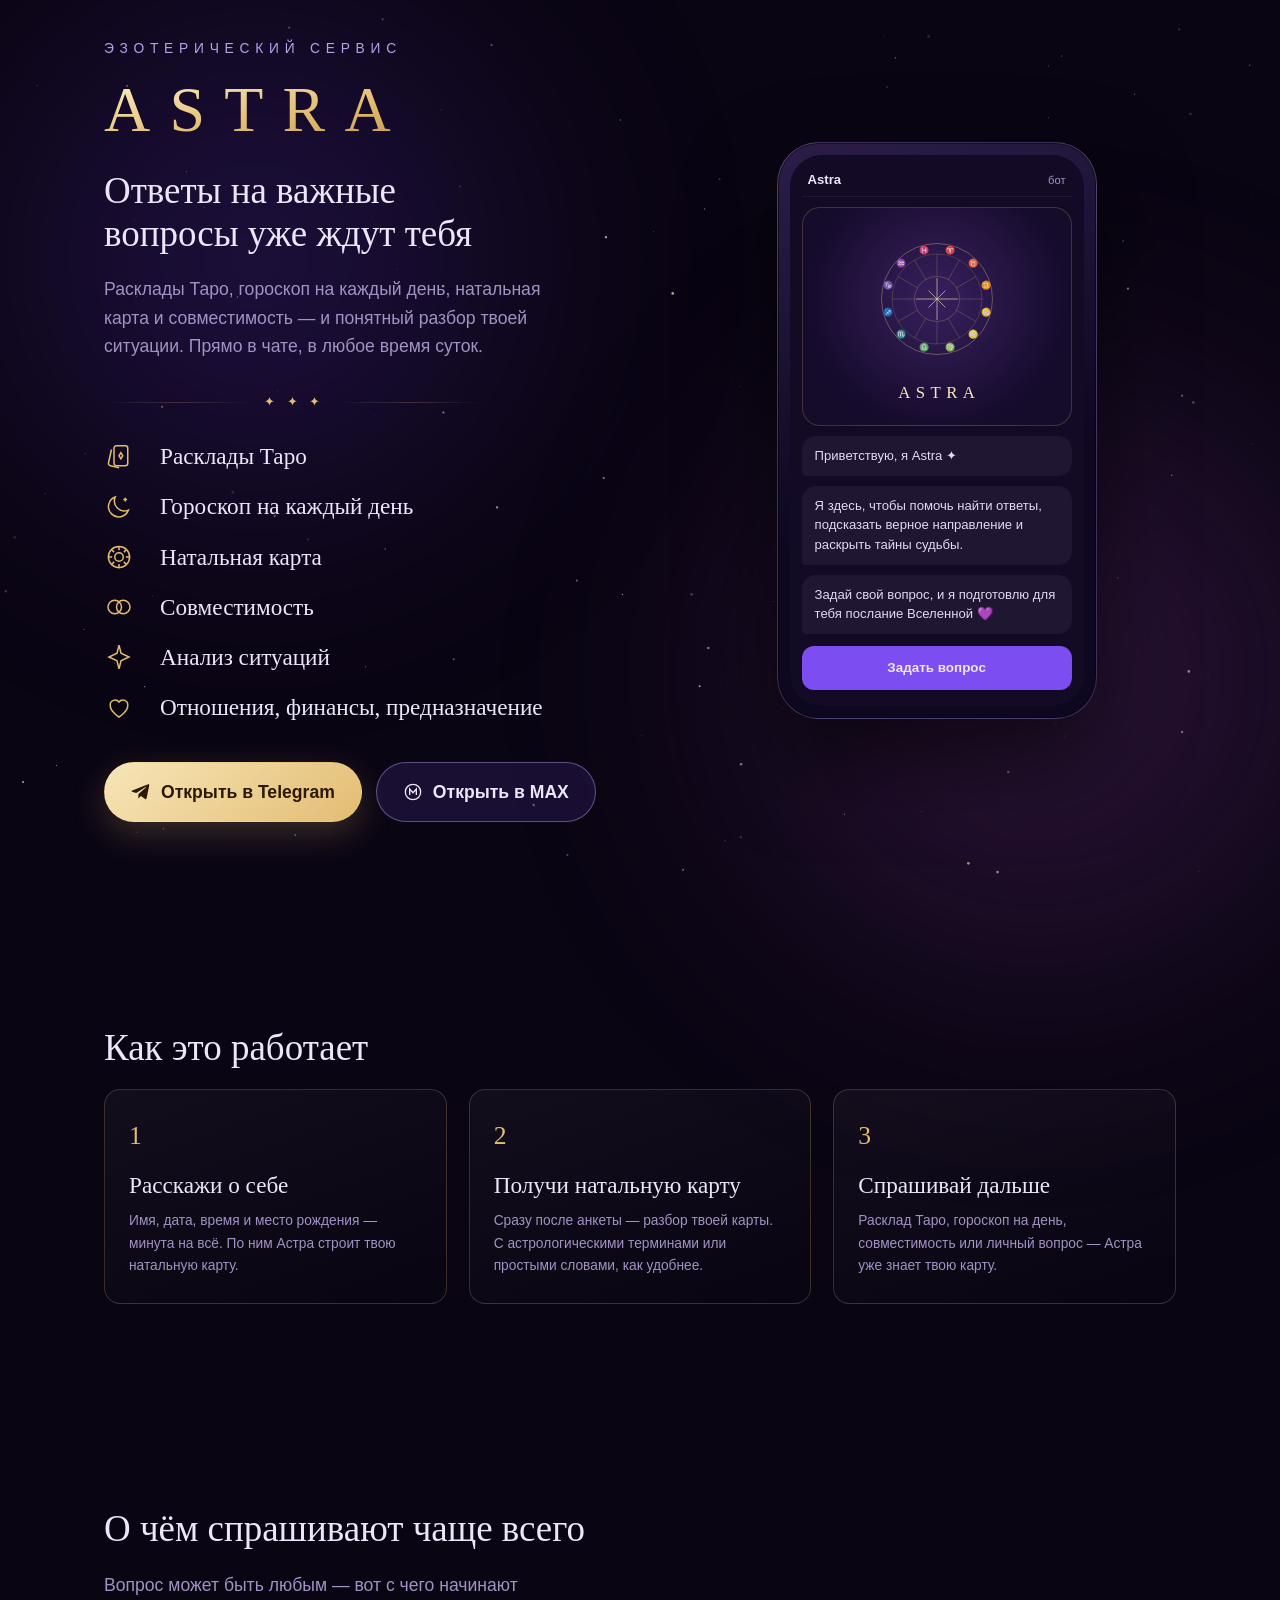
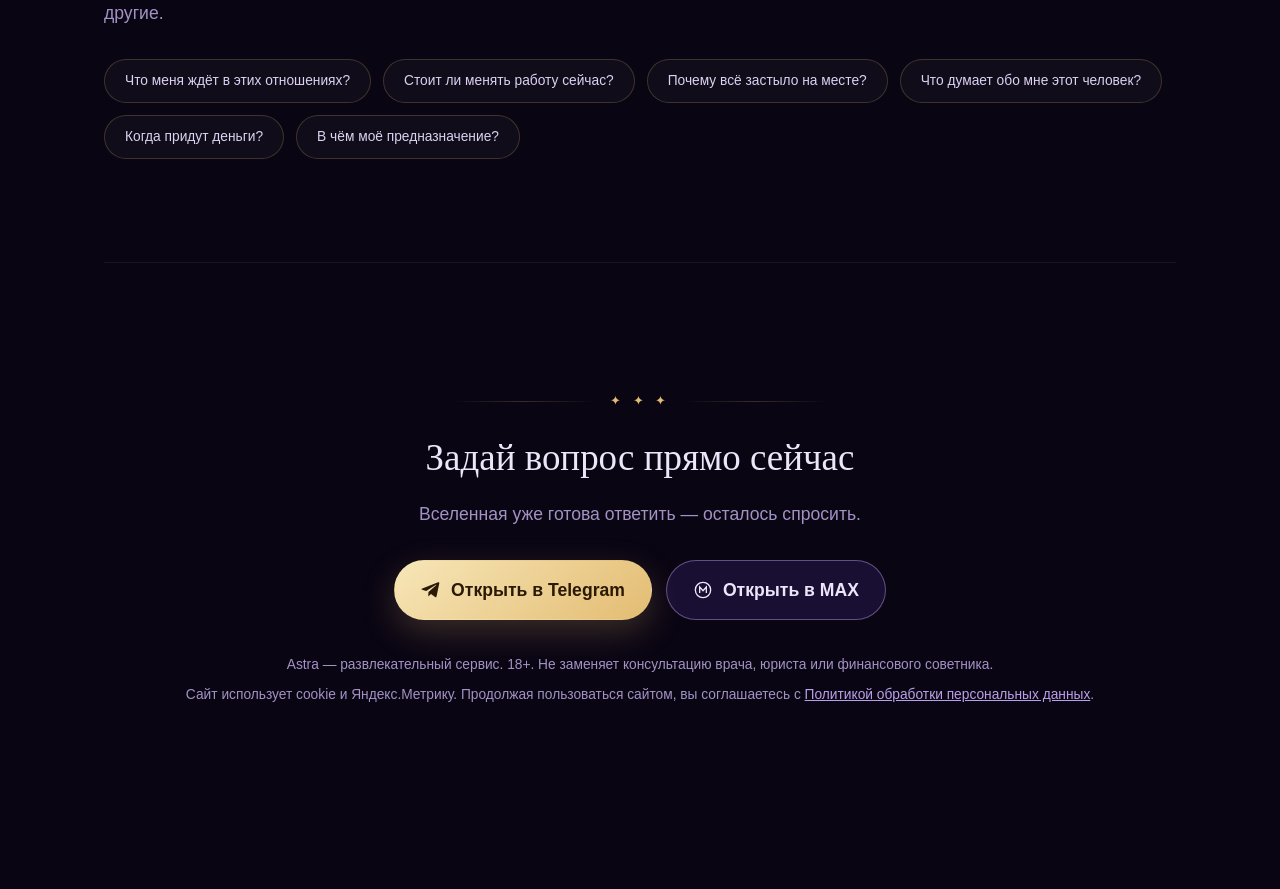
<file: landing/index.html>
<!doctype html>
<html lang="ru">
<head>
<meta charset="utf-8">
<meta name="viewport" content="width=device-width, initial-scale=1">
<title>Astra — эзотерический сервис: Таро, гороскопы, натальная карта</title>
<meta name="description" content="Расклады Таро, гороскоп на каждый день, натальная карта и совместимость в чате Telegram и MAX.">
<link rel="canonical" href="https://astra-ezoterika.ru/">
<meta property="og:type" content="website">
<meta property="og:url" content="https://astra-ezoterika.ru/">
<meta property="og:title" content="Astra — эзотерический сервис">
<meta property="og:description" content="Расклады Таро, гороскоп на каждый день, натальная карта и совместимость. Прямо в чате.">
<link rel="icon" href="data:image/svg+xml,<svg xmlns='http://www.w3.org/2000/svg' viewBox='0 0 16 16'><text y='14' font-size='14'>🔮</text></svg>">
<style>
  /* Single committed night palette — the page is a candlelit room, not a document. */
  :root {
    --ink:        #0A0513;
    --ink-2:      #130A26;
    --ink-3:      #1C1036;
    --gold:       #E3BC72;
    --gold-lit:   #F7E6B8;
    --lilac:      #B9A0EA;
    --violet:     #7C4DF0;
    --text:       #EDE6FA;
    --muted:      #A292C4;
    --line:       rgba(227, 188, 114, .22);

    --f-display: "Cormorant Garamond", Georgia, "Times New Roman", serif;
    --f-body: "Segoe UI", -apple-system, "Helvetica Neue", Arial, sans-serif;

    --step--1: clamp(.78rem, .74rem + .2vw, .86rem);
    --step-0:  clamp(1rem, .96rem + .25vw, 1.1rem);
    --step-1:  clamp(1.2rem, 1.1rem + .5vw, 1.45rem);
    --step-2:  clamp(1.6rem, 1.35rem + 1.2vw, 2.4rem);
    --step-3:  clamp(2.4rem, 1.8rem + 3vw, 4rem);
  }

  * { box-sizing: border-box; }

  html { scroll-behavior: smooth; }

  body {
    margin: 0;
    background: var(--ink);
    color: var(--text);
    font-family: var(--f-body);
    font-size: var(--step-0);
    line-height: 1.6;
    -webkit-font-smoothing: antialiased;
    overflow-x: hidden;
  }

  #sky {
    position: fixed;
    inset: 0;
    z-index: 0;
    pointer-events: none;
  }

  .glow {
    position: fixed;
    z-index: 0;
    pointer-events: none;
    border-radius: 50%;
    filter: blur(90px);
    opacity: .5;
  }
  .glow.a { top: -14vh; left: -10vw; width: 60vw; height: 60vw; background: radial-gradient(circle, #3B1F7A 0%, transparent 68%); }
  .glow.b { bottom: -22vh; right: -14vw; width: 66vw; height: 66vw; background: radial-gradient(circle, #5A2A6B 0%, transparent 70%); }

  .page {
    position: relative;
    z-index: 1;
    max-width: 1120px;
    margin: 0 auto;
    padding: 0 24px 72px;
  }

  section { padding-block: clamp(56px, 8vw, 104px); }

  /* ---- hero ---- */

  .hero {
    display: grid;
    grid-template-columns: 1.05fr .95fr;
    gap: clamp(32px, 5vw, 72px);
    align-items: center;
    padding-top: clamp(20px, 3vw, 40px);
  }

  .eyebrow {
    font-size: var(--step--1);
    letter-spacing: .42em;
    text-transform: uppercase;
    color: var(--lilac);
    margin: 0 0 18px;
  }

  .wordmark {
    font-family: var(--f-display);
    font-size: var(--step-3);
    font-weight: 500;
    letter-spacing: .3em;
    line-height: 1;
    margin: 0;
    background: linear-gradient(170deg, var(--gold-lit) 8%, var(--gold) 45%, #A97C33 100%);
    -webkit-background-clip: text;
    background-clip: text;
    color: transparent;
  }

  h2 {
    font-family: var(--f-display);
    font-size: var(--step-2);
    font-weight: 500;
    line-height: 1.15;
    text-wrap: balance;
    margin: 0 0 20px;
  }

  .hero h2 { margin-top: 28px; }

  .lede {
    max-width: 46ch;
    color: var(--muted);
    margin: 0 0 32px;
  }

  /* ornamental rule, straight off a tarot card back */
  .rule {
    display: flex;
    align-items: center;
    gap: 12px;
    color: var(--gold);
    margin: 26px 0;
    max-width: 380px;
  }
  .rule::before, .rule::after {
    content: "";
    flex: 1;
    height: 1px;
    background: linear-gradient(90deg, transparent, var(--line), transparent);
  }
  .rule span { font-size: .8rem; letter-spacing: .3em; }

  .features {
    list-style: none;
    margin: 0 0 36px;
    padding: 0;
    display: grid;
    gap: 13px;
  }
  .features li {
    display: grid;
    grid-template-columns: 40px 1fr;
    align-items: center;
    gap: 16px;
    font-size: var(--step-1);
    font-family: var(--f-display);
  }
  .features svg { width: 30px; height: 30px; stroke: var(--gold); fill: none; stroke-width: 1.2; }

  .cta {
    display: flex;
    flex-wrap: wrap;
    gap: 14px;
  }

  .btn {
    display: inline-flex;
    align-items: center;
    gap: 10px;
    padding: 15px 26px;
    border-radius: 999px;
    text-decoration: none;
    font-size: var(--step-0);
    font-weight: 600;
    border: 1px solid transparent;
    transition: transform .2s ease, box-shadow .2s ease, background-color .2s ease;
  }
  .btn svg { width: 20px; height: 20px; }
  .btn-tg {
    background: linear-gradient(140deg, var(--gold-lit), var(--gold));
    color: #2A1904;
    box-shadow: 0 12px 34px rgba(227, 188, 114, .22);
  }
  .btn-max {
    background: rgba(124, 77, 240, .14);
    border-color: rgba(185, 160, 234, .45);
    color: var(--text);
  }
  .btn:hover { transform: translateY(-2px); }
  .btn-tg:hover { box-shadow: 0 16px 40px rgba(227, 188, 114, .34); }
  .btn-max:hover { background: rgba(124, 77, 240, .26); }
  a:focus-visible, .btn:focus-visible {
    outline: 2px solid var(--gold-lit);
    outline-offset: 3px;
  }

  /* ---- phone ---- */

  .phone {
    justify-self: center;
    width: min(320px, 82vw);
    border-radius: 42px;
    padding: 12px;
    background: linear-gradient(160deg, #2B1D49, #0D0720 60%);
    border: 1px solid rgba(185, 160, 234, .28);
    box-shadow: 0 40px 90px rgba(0, 0, 0, .6), 0 0 0 1px rgba(0, 0, 0, .5) inset;
  }
  .screen {
    border-radius: 32px;
    background: var(--ink-2);
    overflow: hidden;
    display: grid;
    gap: 10px;
    padding: 14px 12px 16px;
  }
  .bar {
    display: flex;
    justify-content: space-between;
    align-items: baseline;
    font-size: .7rem;
    color: var(--muted);
    padding: 0 6px 6px;
    border-bottom: 1px solid rgba(255, 255, 255, .06);
  }
  .bar b { color: var(--text); font-size: .82rem; font-weight: 600; }

  .card-art {
    border-radius: 18px;
    background: radial-gradient(circle at 50% 42%, #37205E, #150B2B 72%);
    border: 1px solid var(--line);
    display: grid;
    justify-items: center;
    gap: 6px;
    padding: 16px 0 18px;
  }
  .card-art .name {
    font-family: var(--f-display);
    letter-spacing: .32em;
    text-indent: .32em;
    color: var(--gold-lit);
    font-size: 1.05rem;
  }
  #wheel { width: 150px; height: 150px; }

  .bubble {
    background: rgba(255, 255, 255, .05);
    border-radius: 14px 14px 14px 4px;
    padding: 10px 13px;
    font-size: .82rem;
    line-height: 1.5;
    color: #E2D8F5;
  }
  .send {
    display: block;
    margin-top: 2px;
    text-align: center;
    background: var(--violet);
    border-radius: 12px;
    padding: 11px;
    font-size: .84rem;
    font-weight: 600;
    color: var(--text);
    text-decoration: none;
    transition: background-color .2s ease;
  }
  .send:hover { background: #8f66f5; }

  /* ---- steps ---- */

  .steps {
    display: grid;
    grid-template-columns: repeat(auto-fit, minmax(220px, 1fr));
    gap: 22px;
    counter-reset: step;
  }
  .step {
    border: 1px solid var(--line);
    border-radius: 16px;
    padding: 26px 24px;
    background: linear-gradient(160deg, rgba(255, 255, 255, .04), transparent);
  }
  .step::before {
    counter-increment: step;
    content: counter(step);
    font-family: var(--f-display);
    font-size: 1.6rem;
    color: var(--gold);
    display: block;
    margin-bottom: 10px;
  }
  .step h3 {
    font-family: var(--f-display);
    font-weight: 500;
    font-size: var(--step-1);
    margin: 0 0 6px;
  }
  .step p { margin: 0; color: var(--muted); font-size: var(--step--1); }

  /* ---- questions ---- */

  .asks {
    display: flex;
    flex-wrap: wrap;
    gap: 12px;
    margin-top: 26px;
  }
  .ask {
    border: 1px solid var(--line);
    border-radius: 999px;
    padding: 10px 20px;
    font-size: var(--step--1);
    color: #DCD1F2;
    background: rgba(255, 255, 255, .03);
  }

  /* ---- closing ---- */

  .close {
    text-align: center;
    border-top: 1px solid rgba(255, 255, 255, .07);
  }
  .close .lede { margin-inline: auto; }
  .close .cta { justify-content: center; }

  footer {
    text-align: center;
    color: var(--muted);
    font-size: var(--step--1);
    padding-top: 34px;
  }
  footer p { margin: 0 0 8px; }
  footer a { color: var(--lilac); }

  .reveal {
    opacity: 0;
    transform: translateY(14px);
    transition: opacity .7s ease, transform .7s ease;
  }
  .reveal.in { opacity: 1; transform: none; }

  @media (max-width: 860px) {
    .hero { grid-template-columns: 1fr; text-align: left; }
    .phone { order: -1; }
  }

  @media (prefers-reduced-motion: reduce) {
    html { scroll-behavior: auto; }
    .reveal { opacity: 1; transform: none; transition: none; }
    .btn { transition: none; }
  }
</style>
</head>
<body>

<canvas id="sky"></canvas>
<div class="glow a"></div>
<div class="glow b"></div>

<main class="page">

  <section class="hero">
    <div>
      <p class="eyebrow">Эзотерический сервис</p>
      <h1 class="wordmark">ASTRA</h1>
      <h2>Ответы на важные вопросы уже ждут тебя</h2>
      <p class="lede">Расклады Таро, гороскоп на каждый день, натальная карта и совместимость — и понятный разбор твоей ситуации. Прямо в чате, в любое время суток.</p>

      <div class="rule"><span>✦ ✦ ✦</span></div>

      <ul class="features">
        <li>
          <svg viewBox="0 0 24 24" aria-hidden="true"><rect x="8" y="3" width="11" height="16" rx="2"/><path d="M6 6 3.6 16.6a2 2 0 0 0 1.5 2.4l7 1.6"/><path d="M13.5 8.5 15 11l-1.5 2.5L12 11z"/></svg>
          Расклады Таро
        </li>
        <li>
          <svg viewBox="0 0 24 24" aria-hidden="true"><path d="M19.5 14.5A8 8 0 0 1 9 4a8.2 8.2 0 1 0 10.5 10.5z"/><path d="M17 4.5v3M15.5 6h3"/></svg>
          Гороскоп на каждый день
        </li>
        <li>
          <svg viewBox="0 0 24 24" aria-hidden="true"><circle cx="12" cy="12" r="8.5"/><circle cx="12" cy="12" r="3.4"/><path d="M12 3.5v3M12 17.5v3M3.5 12h3M17.5 12h3M6 6l2.1 2.1M15.9 15.9 18 18M18 6l-2.1 2.1M8.1 15.9 6 18"/></svg>
          Натальная карта
        </li>
        <li>
          <svg viewBox="0 0 24 24" aria-hidden="true"><circle cx="8.6" cy="12" r="5.4"/><circle cx="15.4" cy="12" r="5.4"/></svg>
          Совместимость
        </li>
        <li>
          <svg viewBox="0 0 24 24" aria-hidden="true"><path d="M12 2.5 13.6 9 20 12l-6.4 3L12 21.5 10.4 15 4 12l6.4-3z"/></svg>
          Анализ ситуаций
        </li>
        <li>
          <svg viewBox="0 0 24 24" aria-hidden="true"><path d="M12 20s-7-4.4-7-9.3A3.9 3.9 0 0 1 12 8a3.9 3.9 0 0 1 7 2.7c0 4.9-7 9.3-7 9.3z"/></svg>
          Отношения, финансы, предназначение
        </li>
      </ul>

      <div class="cta">
        <a class="btn btn-tg" href="https://t.me/astra_provodnik_bot" target="_blank" rel="noopener">
          <svg viewBox="0 0 24 24" fill="currentColor" aria-hidden="true"><path d="M21.9 4.3 18.7 19.5c-.24 1.07-.88 1.33-1.78.83l-4.92-3.63-2.37 2.28c-.26.26-.48.48-.99.48l.35-5.02 9.13-8.25c.4-.35-.09-.55-.62-.2L6.24 13.1 1.4 11.6c-1.05-.33-1.07-1.05.22-1.55L20.5 2.7c.88-.32 1.65.2 1.4 1.6z"/></svg>
          Открыть в Telegram
        </a>
        <a class="btn btn-max" href="https://max.ru/id231129141847_bot" target="_blank" rel="noopener">
          <svg viewBox="0 0 24 24" fill="none" stroke="currentColor" stroke-width="1.6" aria-hidden="true"><circle cx="12" cy="12" r="9.2"/><path d="M8 15.5v-7l4 4.4 4-4.4v7"/></svg>
          Открыть в MAX
        </a>
      </div>
    </div>

    <div class="phone">
      <div class="screen">
        <div class="bar"><b>Astra</b><span>бот</span></div>
        <div class="card-art">
          <svg id="wheel" viewBox="0 0 200 200" aria-hidden="true"></svg>
          <span class="name">ASTRA</span>
        </div>
        <div class="bubble">Приветствую, я Astra ✦</div>
        <div class="bubble">Я здесь, чтобы помочь найти ответы, подсказать верное направление и раскрыть тайны судьбы.</div>
        <div class="bubble">Задай свой вопрос, и я подготовлю для тебя послание Вселенной 💜</div>
        <a class="send" href="#start">Задать вопрос</a>
      </div>
    </div>
  </section>

  <section class="reveal">
    <h2>Как это работает</h2>
    <div class="steps">
      <div class="step">
        <h3>Расскажи о себе</h3>
        <p>Имя, дата, время и место рождения — минута на всё. По ним Астра строит твою натальную карту.</p>
      </div>
      <div class="step">
        <h3>Получи натальную карту</h3>
        <p>Сразу после анкеты — разбор твоей карты. С астрологическими терминами или простыми словами, как удобнее.</p>
      </div>
      <div class="step">
        <h3>Спрашивай дальше</h3>
        <p>Расклад Таро, гороскоп на день, совместимость или личный вопрос — Астра уже знает твою карту.</p>
      </div>
    </div>
  </section>

  <section class="reveal">
    <h2>О чём спрашивают чаще всего</h2>
    <p class="lede">Вопрос может быть любым — вот с чего начинают другие.</p>
    <div class="asks">
      <span class="ask">Что меня ждёт в этих отношениях?</span>
      <span class="ask">Стоит ли менять работу сейчас?</span>
      <span class="ask">Почему всё застыло на месте?</span>
      <span class="ask">Что думает обо мне этот человек?</span>
      <span class="ask">Когда придут деньги?</span>
      <span class="ask">В чём моё предназначение?</span>
    </div>
  </section>

  <section class="close reveal" id="start">
    <div class="rule" style="margin-inline:auto"><span>✦ ✦ ✦</span></div>
    <h2>Задай вопрос прямо сейчас</h2>
    <p class="lede">Вселенная уже готова ответить — осталось спросить.</p>
    <div class="cta">
      <a class="btn btn-tg" href="https://t.me/astra_provodnik_bot" target="_blank" rel="noopener">
        <svg viewBox="0 0 24 24" fill="currentColor" aria-hidden="true"><path d="M21.9 4.3 18.7 19.5c-.24 1.07-.88 1.33-1.78.83l-4.92-3.63-2.37 2.28c-.26.26-.48.48-.99.48l.35-5.02 9.13-8.25c.4-.35-.09-.55-.62-.2L6.24 13.1 1.4 11.6c-1.05-.33-1.07-1.05.22-1.55L20.5 2.7c.88-.32 1.65.2 1.4 1.6z"/></svg>
        Открыть в Telegram
      </a>
      <a class="btn btn-max" href="https://max.ru/id231129141847_bot" target="_blank" rel="noopener">
        <svg viewBox="0 0 24 24" fill="none" stroke="currentColor" stroke-width="1.6" aria-hidden="true"><circle cx="12" cy="12" r="9.2"/><path d="M8 15.5v-7l4 4.4 4-4.4v7"/></svg>
        Открыть в MAX
      </a>
    </div>
    <footer>
      <p>Astra — развлекательный сервис. 18+. Не заменяет консультацию врача, юриста или финансового советника.</p>
      <p>Сайт использует cookie и Яндекс.Метрику. Продолжая пользоваться сайтом, вы соглашаетесь
        с <a href="/privacy.html">Политикой обработки персональных данных</a>.</p>
    </footer>
  </section>

</main>

<script>
  const NS = "http://www.w3.org/2000/svg";
  const wheel = document.getElementById("wheel");
  const el = (n, a) => { const e = document.createElementNS(NS, n); for (const k in a) e.setAttribute(k, a[k]); return e; };

  // Astrological wheel: 12 sectors, zodiac glyphs on the rim, radial ticks between.
  const gold = "#E3BC72";
  wheel.append(el("circle", { cx: 100, cy: 100, r: 74, fill: "none", stroke: gold, "stroke-opacity": .5 }));
  wheel.append(el("circle", { cx: 100, cy: 100, r: 60, fill: "none", stroke: gold, "stroke-opacity": .25 }));
  wheel.append(el("circle", { cx: 100, cy: 100, r: 30, fill: "none", stroke: gold, "stroke-opacity": .35 }));

  const signs = ["♈", "♉", "♊", "♋", "♌", "♍", "♎", "♏", "♐", "♑", "♒", "♓"];
  signs.forEach((s, i) => {
    const a = (i / 12) * Math.PI * 2 - Math.PI / 2;
    const mid = a + Math.PI / 12;
    const t = el("text", {
      x: 100 + Math.cos(mid) * 67, y: 100 + Math.sin(mid) * 67,
      fill: gold, "font-size": 11, "text-anchor": "middle", "dominant-baseline": "central", "fill-opacity": .85
    });
    t.textContent = s;
    wheel.append(t);
    wheel.append(el("line", {
      x1: 100 + Math.cos(a) * 30, y1: 100 + Math.sin(a) * 30,
      x2: 100 + Math.cos(a) * 60, y2: 100 + Math.sin(a) * 60,
      stroke: gold, "stroke-opacity": .3
    }));
  });
  // eight-pointed star at the centre
  for (let i = 0; i < 8; i++) {
    const a = (i / 8) * Math.PI * 2;
    wheel.append(el("line", {
      x1: 100, y1: 100,
      x2: 100 + Math.cos(a) * (i % 2 ? 16 : 28), y2: 100 + Math.sin(a) * (i % 2 ? 16 : 28),
      stroke: "#F7E6B8", "stroke-opacity": .8
    }));
  }

  // Ambient starfield.
  const sky = document.getElementById("sky");
  const ctx = sky.getContext("2d");
  const calm = matchMedia("(prefers-reduced-motion: reduce)").matches;
  let stars = [];

  function seed() {
    const dpr = devicePixelRatio || 1;
    sky.width = innerWidth * dpr;
    sky.height = innerHeight * dpr;
    ctx.setTransform(dpr, 0, 0, dpr, 0, 0);
    stars = Array.from({ length: Math.round(innerWidth * innerHeight / 9000) }, () => ({
      x: Math.random() * innerWidth,
      y: Math.random() * innerHeight,
      r: Math.random() * 1.1 + .3,
      p: Math.random() * Math.PI * 2
    }));
  }

  function draw(t) {
    ctx.clearRect(0, 0, innerWidth, innerHeight);
    for (const s of stars) {
      const tw = calm ? .55 : .45 + Math.sin(t / 900 + s.p) * .3;
      ctx.globalAlpha = tw;
      ctx.fillStyle = s.r > 1 ? "#F7E6B8" : "#CBB8F2";
      ctx.beginPath();
      ctx.arc(s.x, s.y, s.r, 0, Math.PI * 2);
      ctx.fill();
    }
    if (!calm) requestAnimationFrame(draw);
  }

  addEventListener("resize", seed);
  seed();
  requestAnimationFrame(draw);

  // Scroll reveals.
  const io = new IntersectionObserver((es) => {
    for (const e of es) if (e.isIntersecting) { e.target.classList.add("in"); io.unobserve(e.target); }
  }, { threshold: .15 });
  document.querySelectorAll(".reveal").forEach((n) => io.observe(n));
</script>

<!-- Яндекс.Метрика. YM_ID = 0 → счётчик не грузится (локально/до настройки). -->
<script>
  const YM_ID = 111769343;  // ← номер счётчика из metrika.yandex.ru

  if (YM_ID) {
    (function(m,e,t,r,i,k,a){m[i]=m[i]||function(){(m[i].a=m[i].a||[]).push(arguments)};
    m[i].l=1*new Date();
    for (var j=0;j<document.scripts.length;j++){if(document.scripts[j].src===r){return;}}
    k=e.createElement(t),a=e.getElementsByTagName(t)[0],k.async=1,k.src=r,a.parentNode.insertBefore(k,a)})
    (window, document, "script", "https://mc.yandex.ru/metrika/tag.js", "ym");

    ym(YM_ID, "init", { webvisor: true, clickmap: true, trackLinks: true, accurateTrackBounce: true });

    // Цели для Директа: клик по кнопке мессенджера = конверсия. Уход на другой
    // домен, поэтому цель шлём до перехода — Метрика умеет это синхронно.
    for (const [sel, goal] of [[".btn-tg", "tg_click"], [".btn-max", "max_click"]]) {
      document.querySelectorAll(sel).forEach((a) => {
        a.addEventListener("click", () => ym(YM_ID, "reachGoal", goal));
      });
    }
  }
</script>
</body>
</html>
</file>
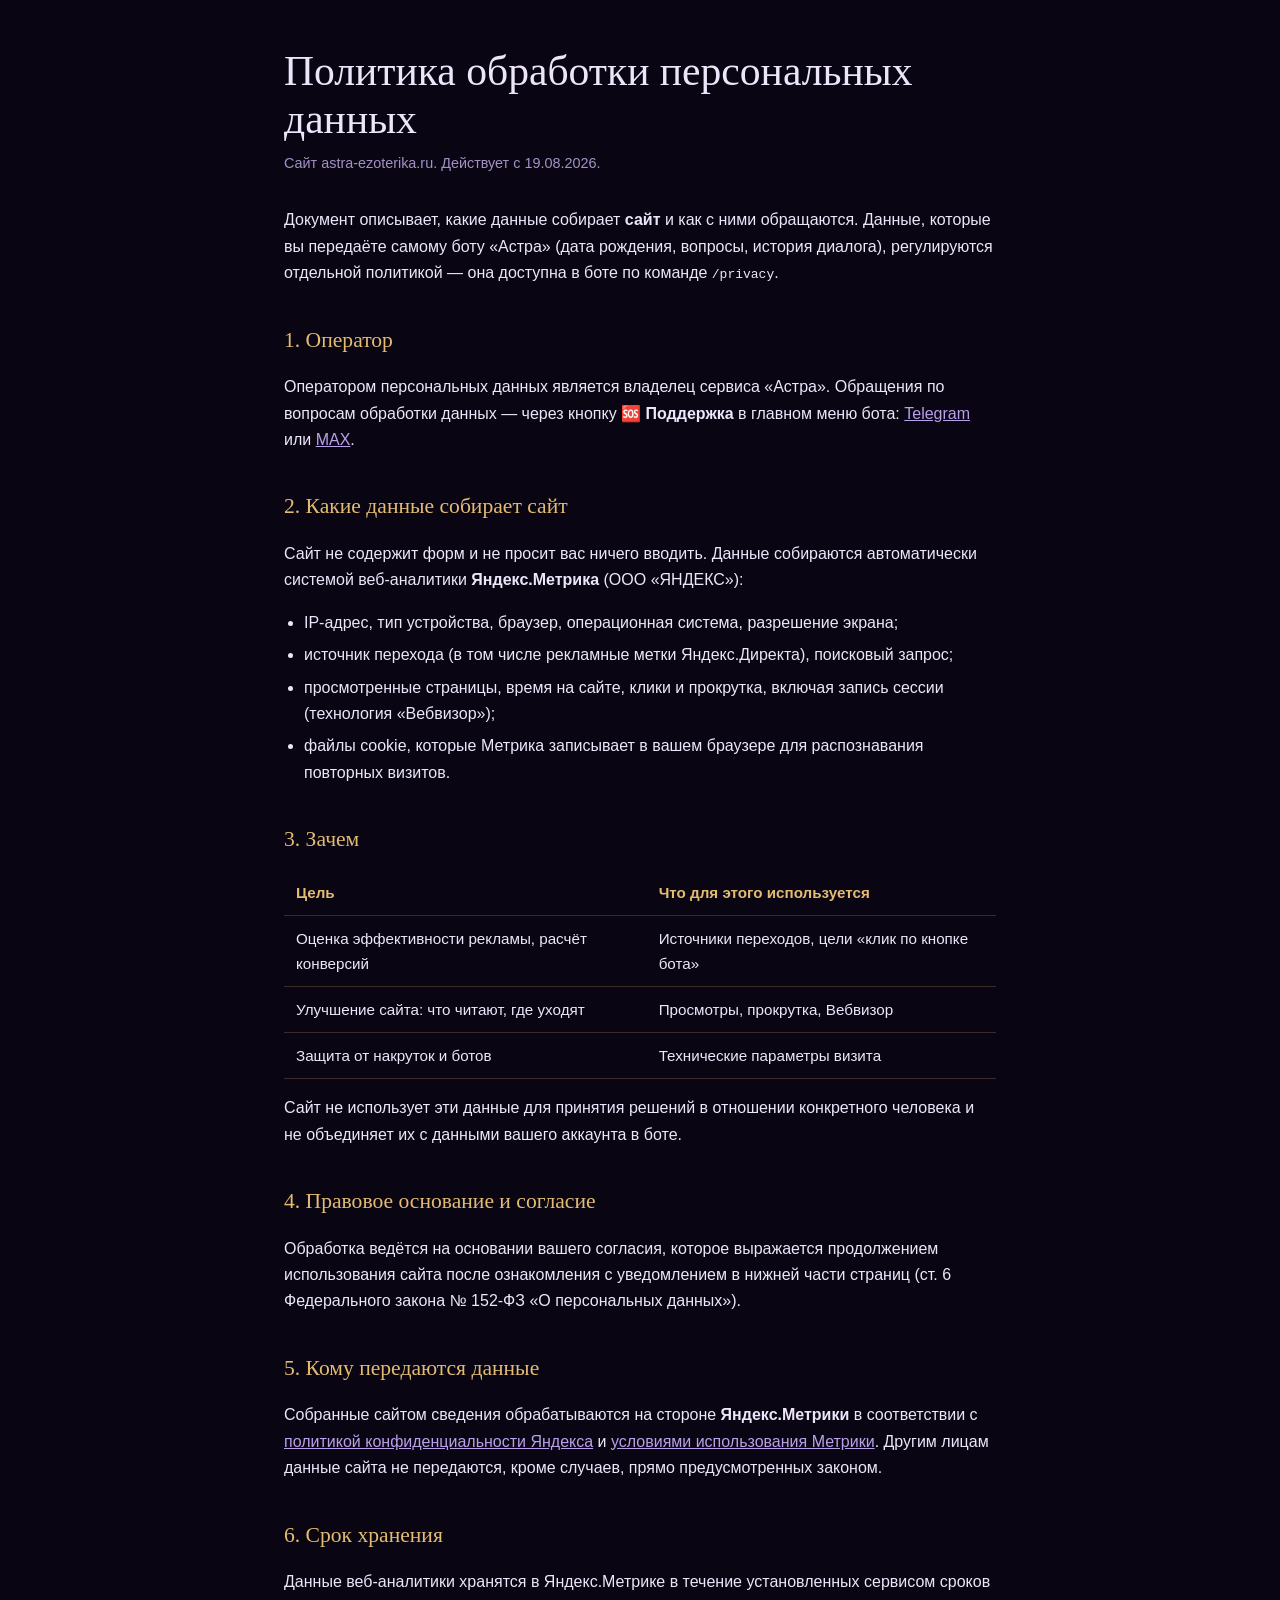
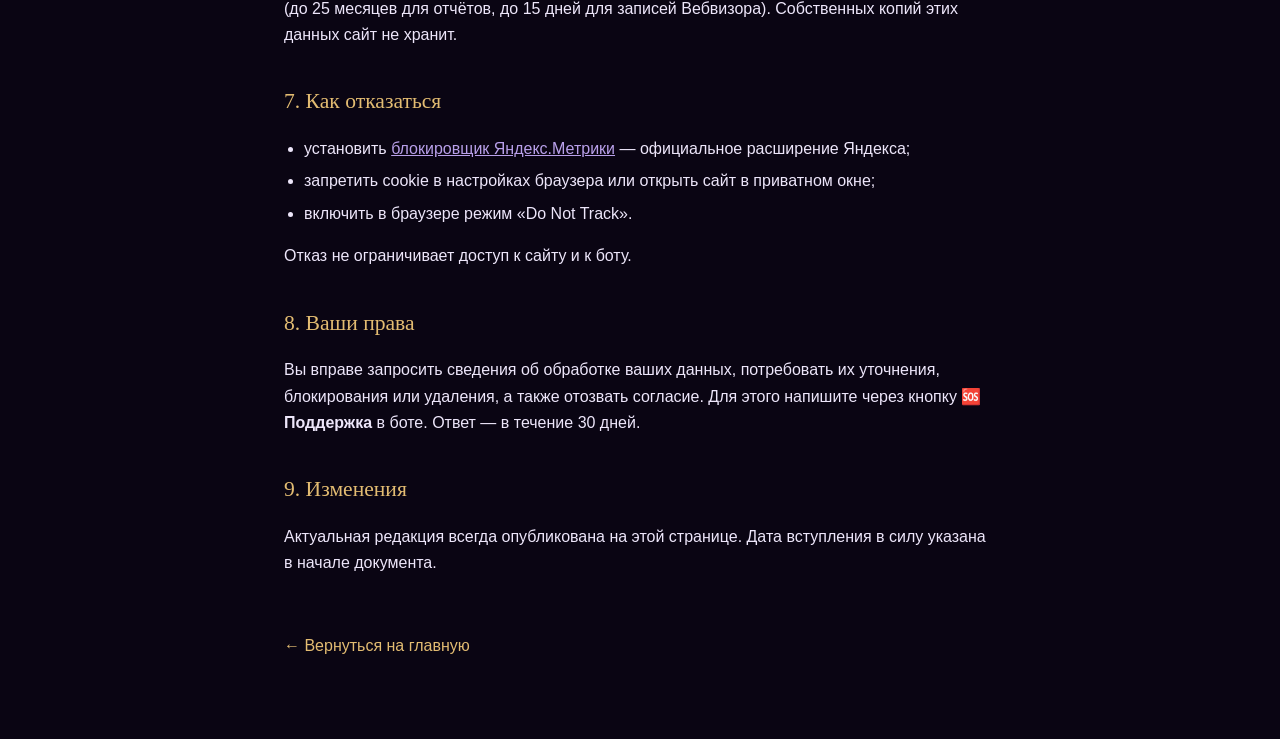
<file: landing/privacy.html>
<!doctype html>
<html lang="ru">
<head>
<meta charset="utf-8">
<meta name="viewport" content="width=device-width, initial-scale=1">
<title>Политика обработки персональных данных — Astra</title>
<meta name="description" content="Какие данные собирает сайт astra-ezoterika.ru, зачем и как отказаться.">
<meta name="robots" content="noindex">
<link rel="canonical" href="https://astra-ezoterika.ru/privacy.html">
<link rel="icon" href="data:image/svg+xml,<svg xmlns='http://www.w3.org/2000/svg' viewBox='0 0 16 16'><text y='14' font-size='14'>🔮</text></svg>">
<style>
  :root {
    --ink: #0A0513;
    --gold: #E3BC72;
    --lilac: #B9A0EA;
    --text: #EDE6FA;
    --muted: #A292C4;
    --line: rgba(227, 188, 114, .22);
  }
  * { box-sizing: border-box; }
  body {
    margin: 0;
    background: var(--ink);
    color: var(--text);
    font-family: "Segoe UI", -apple-system, "Helvetica Neue", Arial, sans-serif;
    line-height: 1.65;
  }
  main { max-width: 760px; margin: 0 auto; padding: 48px 24px 80px; }
  a { color: var(--lilac); }
  h1 {
    font-family: "Cormorant Garamond", Georgia, serif;
    font-size: clamp(1.8rem, 1.4rem + 1.6vw, 2.6rem);
    font-weight: 500;
    line-height: 1.15;
    margin: 0 0 8px;
  }
  h2 {
    font-family: "Cormorant Garamond", Georgia, serif;
    font-size: 1.35rem;
    font-weight: 500;
    color: var(--gold);
    margin: 36px 0 10px;
  }
  .date { color: var(--muted); font-size: .9rem; margin: 0 0 32px; }
  ul { padding-left: 20px; }
  li { margin: 6px 0; }
  table { width: 100%; border-collapse: collapse; margin: 12px 0; font-size: .95rem; }
  th, td { text-align: left; padding: 10px 12px; border-bottom: 1px solid var(--line); vertical-align: top; }
  th { color: var(--gold); font-weight: 600; }
  .back { display: inline-block; margin-top: 40px; color: var(--gold); text-decoration: none; }
  .back:hover { text-decoration: underline; }
</style>
</head>
<body>
<main>

<h1>Политика обработки персональных данных</h1>
<p class="date">Сайт astra-ezoterika.ru. Действует с 19.08.2026.</p>

<p>Документ описывает, какие данные собирает <b>сайт</b> и как с ними обращаются. Данные,
которые вы передаёте самому боту «Астра» (дата рождения, вопросы, история диалога),
регулируются отдельной политикой — она доступна в боте по команде <code>/privacy</code>.</p>

<h2>1. Оператор</h2>
<p>Оператором персональных данных является владелец сервиса «Астра». Обращения по вопросам
обработки данных — через кнопку <b>🆘 Поддержка</b> в главном меню бота:
<a href="https://t.me/astra_provodnik_bot">Telegram</a> или
<a href="https://max.ru/id231129141847_bot">MAX</a>.</p>

<h2>2. Какие данные собирает сайт</h2>
<p>Сайт не содержит форм и не просит вас ничего вводить. Данные собираются автоматически
системой веб-аналитики <b>Яндекс.Метрика</b> (ООО «ЯНДЕКС»):</p>
<ul>
  <li>IP-адрес, тип устройства, браузер, операционная система, разрешение экрана;</li>
  <li>источник перехода (в том числе рекламные метки Яндекс.Директа), поисковый запрос;</li>
  <li>просмотренные страницы, время на сайте, клики и прокрутка, включая запись сессии
      (технология «Вебвизор»);</li>
  <li>файлы cookie, которые Метрика записывает в вашем браузере для распознавания
      повторных визитов.</li>
</ul>

<h2>3. Зачем</h2>
<table>
  <tr><th>Цель</th><th>Что для этого используется</th></tr>
  <tr><td>Оценка эффективности рекламы, расчёт конверсий</td><td>Источники переходов, цели «клик по кнопке бота»</td></tr>
  <tr><td>Улучшение сайта: что читают, где уходят</td><td>Просмотры, прокрутка, Вебвизор</td></tr>
  <tr><td>Защита от накруток и ботов</td><td>Технические параметры визита</td></tr>
</table>
<p>Сайт не использует эти данные для принятия решений в отношении конкретного человека
и не объединяет их с данными вашего аккаунта в боте.</p>

<h2>4. Правовое основание и согласие</h2>
<p>Обработка ведётся на основании вашего согласия, которое выражается продолжением
использования сайта после ознакомления с уведомлением в нижней части страниц
(ст. 6 Федерального закона № 152-ФЗ «О персональных данных»).</p>

<h2>5. Кому передаются данные</h2>
<p>Собранные сайтом сведения обрабатываются на стороне <b>Яндекс.Метрики</b> в соответствии с
<a href="https://yandex.ru/legal/confidential/" rel="noopener">политикой конфиденциальности Яндекса</a>
и <a href="https://yandex.ru/legal/metrica_termsofuse/" rel="noopener">условиями использования Метрики</a>.
Другим лицам данные сайта не передаются, кроме случаев, прямо предусмотренных законом.</p>

<h2>6. Срок хранения</h2>
<p>Данные веб-аналитики хранятся в Яндекс.Метрике в течение установленных сервисом сроков
(до 25 месяцев для отчётов, до 15 дней для записей Вебвизора). Собственных копий этих
данных сайт не хранит.</p>

<h2>7. Как отказаться</h2>
<ul>
  <li>установить <a href="https://yandex.ru/support/metrica/general/opt-out.html" rel="noopener">блокировщик Яндекс.Метрики</a>
      — официальное расширение Яндекса;</li>
  <li>запретить cookie в настройках браузера или открыть сайт в приватном окне;</li>
  <li>включить в браузере режим «Do Not Track».</li>
</ul>
<p>Отказ не ограничивает доступ к сайту и к боту.</p>

<h2>8. Ваши права</h2>
<p>Вы вправе запросить сведения об обработке ваших данных, потребовать их уточнения,
блокирования или удаления, а также отозвать согласие. Для этого напишите через кнопку
<b>🆘 Поддержка</b> в боте. Ответ — в течение 30 дней.</p>

<h2>9. Изменения</h2>
<p>Актуальная редакция всегда опубликована на этой странице. Дата вступления в силу указана
в начале документа.</p>

<a class="back" href="/">← Вернуться на главную</a>

</main>
</body>
</html>
</file>
